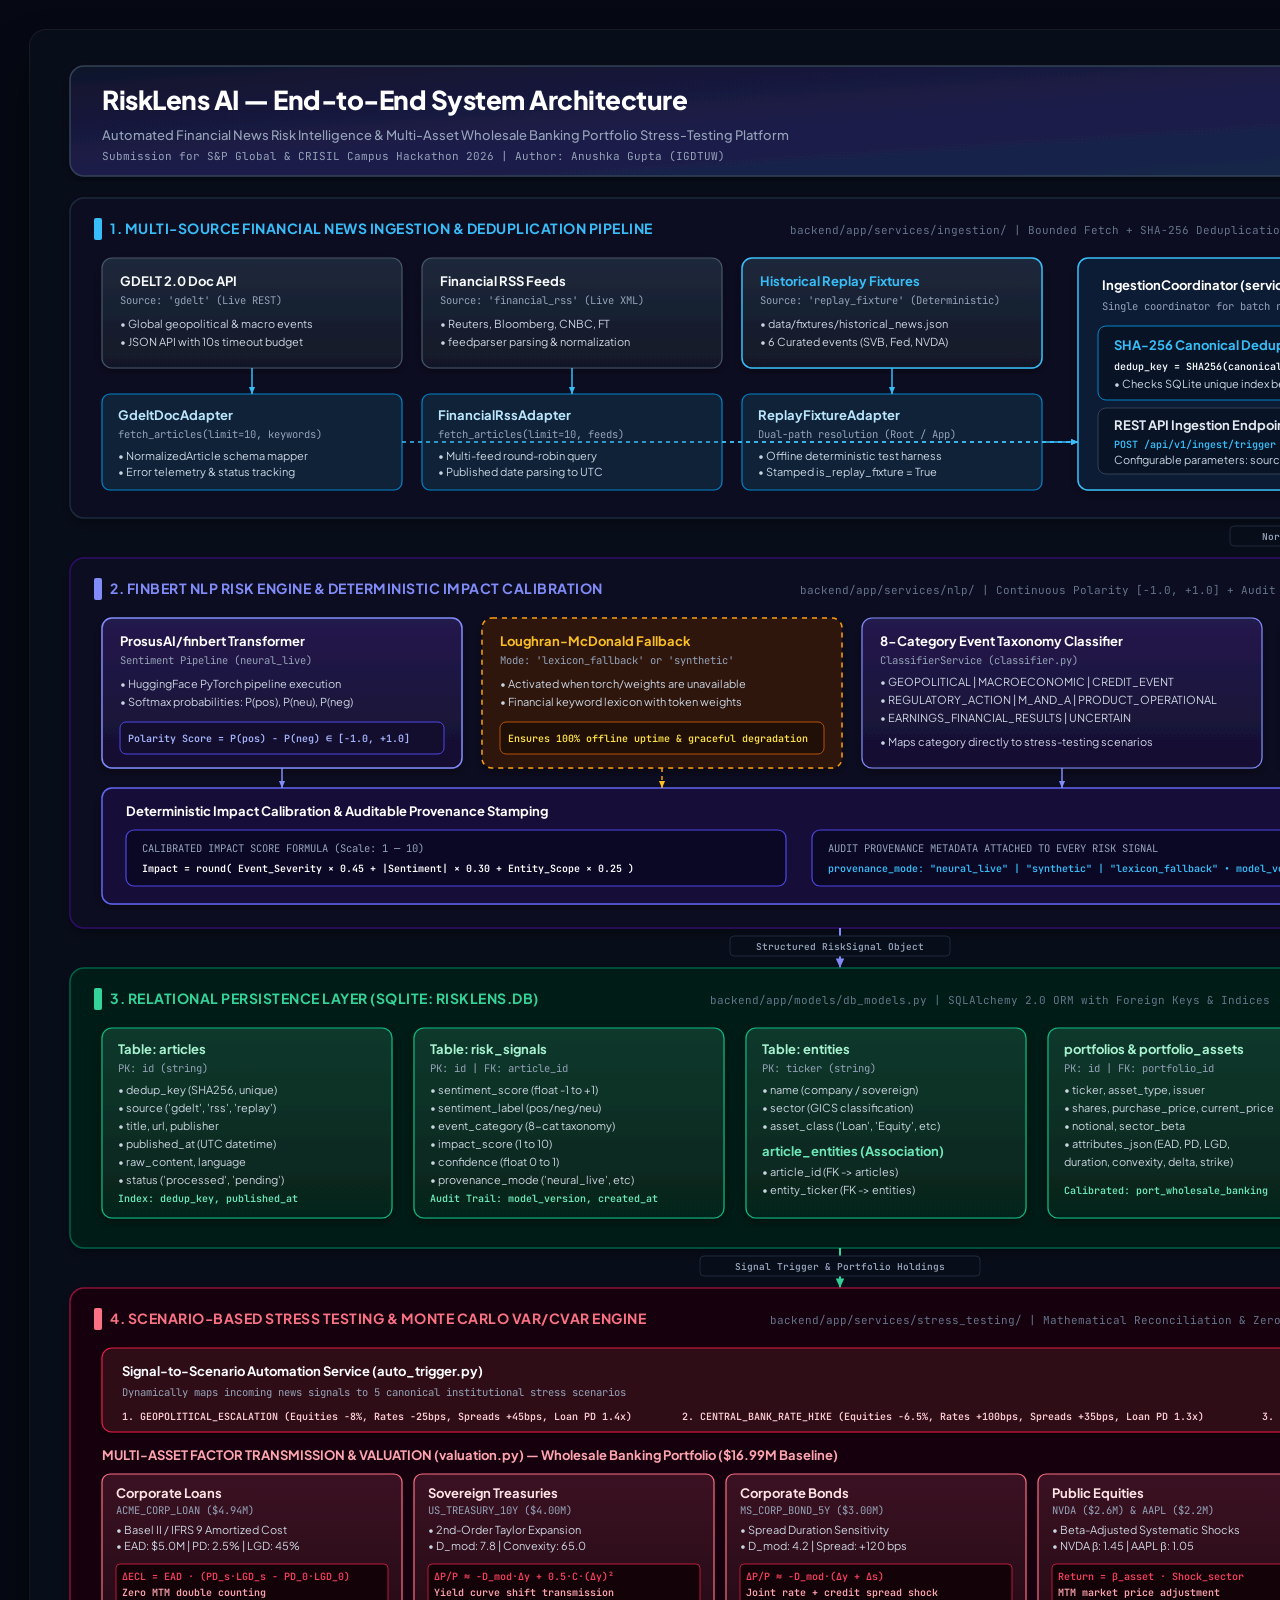
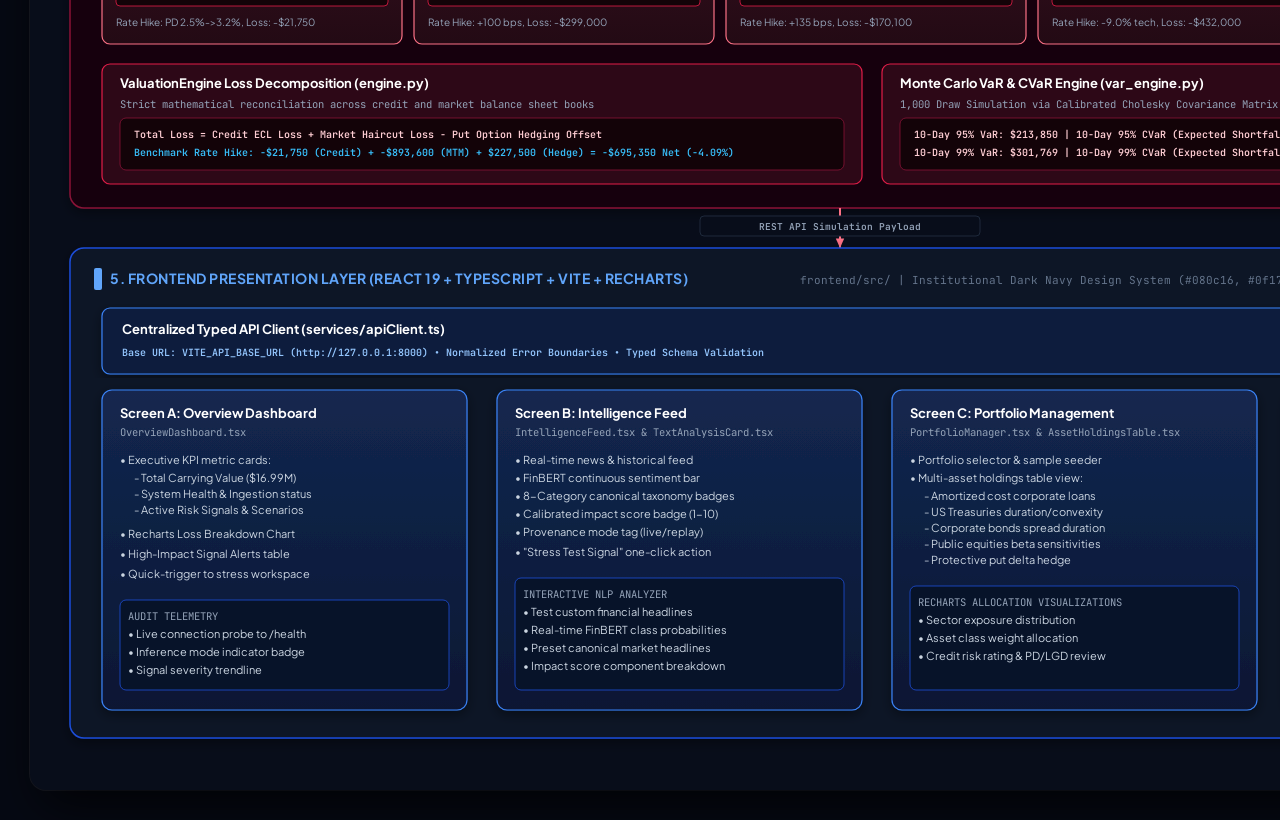
<file: docs/render_architecture.html>
<!DOCTYPE html>
<html lang="en">
<head>
  <meta charset="UTF-8">
  <title>RiskLens AI — System Architecture</title>
  <style>
    @import url('https://fonts.googleapis.com/css2?family=Plus+Jakarta+Sans:wght@400;500;600;700;800&family=JetBrains+Mono:wght@400;500;600;700&display=swap');
    
    * {
      box-sizing: border-box;
      margin: 0;
      padding: 0;
    }

    body {
      background: #060913;
      font-family: 'Plus Jakarta Sans', -apple-system, BlinkMacSystemFont, sans-serif;
      color: #f8fafc;
      display: flex;
      justify-content: center;
      align-items: flex-start;
      padding: 30px;
      min-width: 1760px;
    }

    svg {
      background: #080d1a;
      border-radius: 16px;
      box-shadow: 0 25px 50px -12px rgba(0, 0, 0, 0.8), 0 0 0 1px rgba(255, 255, 255, 0.08);
    }

    .title-text {
      font-family: 'Plus Jakarta Sans', sans-serif;
      font-weight: 800;
      fill: #ffffff;
      font-size: 26px;
      letter-spacing: -0.5px;
    }

    .subtitle-text {
      font-family: 'Plus Jakarta Sans', sans-serif;
      font-weight: 500;
      fill: #94a3b8;
      font-size: 13px;
    }

    .badge-text {
      font-family: 'JetBrains Mono', monospace;
      font-weight: 600;
      font-size: 11px;
      fill: #38bdf8;
    }

    .section-title {
      font-family: 'Plus Jakarta Sans', sans-serif;
      font-weight: 700;
      font-size: 14px;
      letter-spacing: 0.5px;
      text-transform: uppercase;
    }

    .card-title {
      font-family: 'Plus Jakarta Sans', sans-serif;
      font-weight: 700;
      font-size: 13px;
    }

    .card-subtitle {
      font-family: 'JetBrains Mono', monospace;
      font-size: 10.5px;
      fill: #94a3b8;
    }

    .card-detail {
      font-family: 'Plus Jakarta Sans', sans-serif;
      font-size: 11px;
      fill: #cbd5e1;
    }

    .formula-text {
      font-family: 'JetBrains Mono', monospace;
      font-size: 10px;
      font-weight: 600;
    }

    .connector-label {
      font-family: 'JetBrains Mono', monospace;
      font-size: 9.5px;
      font-weight: 600;
      fill: #94a3b8;
    }
  </style>
</head>
<body>

<svg width="1700" height="2360" viewBox="0 0 1700 2360" xmlns="http://www.w3.org/2000/svg">
  <defs>
    <!-- Gradients -->
    <linearGradient id="headerGrad" x1="0%" y1="0%" x2="100%" y2="100%">
      <stop offset="0%" stop-color="#0f172a" />
      <stop offset="50%" stop-color="#1e1b4b" />
      <stop offset="100%" stop-color="#0f2b48" />
    </linearGradient>

    <linearGradient id="cardBg" x1="0%" y1="0%" x2="0%" y2="100%">
      <stop offset="0%" stop-color="#131d31" />
      <stop offset="100%" stop-color="#0c1322" />
    </linearGradient>

    <linearGradient id="primaryCardBg" x1="0%" y1="0%" x2="0%" y2="100%">
      <stop offset="0%" stop-color="#1e293b" />
      <stop offset="100%" stop-color="#111827" />
    </linearGradient>

    <linearGradient id="nlpCardBg" x1="0%" y1="0%" x2="0%" y2="100%">
      <stop offset="0%" stop-color="#241a4e" />
      <stop offset="100%" stop-color="#150f30" />
    </linearGradient>

    <linearGradient id="dbCardBg" x1="0%" y1="0%" x2="0%" y2="100%">
      <stop offset="0%" stop-color="#0b382c" />
      <stop offset="100%" stop-color="#06241c" />
    </linearGradient>

    <linearGradient id="stressCardBg" x1="0%" y1="0%" x2="0%" y2="100%">
      <stop offset="0%" stop-color="#3b1122" />
      <stop offset="100%" stop-color="#230a14" />
    </linearGradient>

    <linearGradient id="frontendCardBg" x1="0%" y1="0%" x2="0%" y2="100%">
      <stop offset="0%" stop-color="#13274f" />
      <stop offset="100%" stop-color="#0a1733" />
    </linearGradient>

    <!-- Arrow Markers -->
    <marker id="arrow-blue" viewBox="0 0 10 10" refX="8" refY="5" markerWidth="6" markerHeight="6" orient="auto-start-reverse">
      <path d="M 0 1.5 L 8 5 L 0 8.5 z" fill="#38bdf8" />
    </marker>
    <marker id="arrow-indigo" viewBox="0 0 10 10" refX="8" refY="5" markerWidth="6" markerHeight="6" orient="auto-start-reverse">
      <path d="M 0 1.5 L 8 5 L 0 8.5 z" fill="#818cf8" />
    </marker>
    <marker id="arrow-amber" viewBox="0 0 10 10" refX="8" refY="5" markerWidth="6" markerHeight="6" orient="auto-start-reverse">
      <path d="M 0 1.5 L 8 5 L 0 8.5 z" fill="#fbbf24" />
    </marker>
    <marker id="arrow-emerald" viewBox="0 0 10 10" refX="8" refY="5" markerWidth="6" markerHeight="6" orient="auto-start-reverse">
      <path d="M 0 1.5 L 8 5 L 0 8.5 z" fill="#34d399" />
    </marker>
    <marker id="arrow-rose" viewBox="0 0 10 10" refX="8" refY="5" markerWidth="6" markerHeight="6" orient="auto-start-reverse">
      <path d="M 0 1.5 L 8 5 L 0 8.5 z" fill="#fb7185" />
    </marker>
    <marker id="arrow-gray" viewBox="0 0 10 10" refX="8" refY="5" markerWidth="6" markerHeight="6" orient="auto-start-reverse">
      <path d="M 0 1.5 L 8 5 L 0 8.5 z" fill="#64748b" />
    </marker>

    <!-- Drop Shadows -->
    <filter id="shadow" x="-5%" y="-5%" width="110%" height="110%">
      <feDropShadow dx="0" dy="4" stdDeviation="6" flood-color="#000000" flood-opacity="0.4" />
    </filter>
  </defs>

  <!-- ====================================================================== -->
  <!-- HEADER BANNER -->
  <!-- ====================================================================== -->
  <g transform="translate(40, 36)">
    <rect width="1620" height="110" rx="14" fill="url(#headerGrad)" stroke="#334155" stroke-width="1.5" filter="url(#shadow)" />
    
    <text x="32" y="44" class="title-text">RiskLens AI — End-to-End System Architecture</text>
    <text x="32" y="74" class="subtitle-text">Automated Financial News Risk Intelligence & Multi-Asset Wholesale Banking Portfolio Stress-Testing Platform</text>
    <text x="32" y="94" font-family="'JetBrains Mono', monospace" font-size="11" fill="#94a3b8">Submission for S&P Global & CRISIL Campus Hackathon 2026 | Author: Anushka Gupta (IGDTUW)</text>

    <!-- Header Badges -->
    <g transform="translate(1230, 24)">
      <rect width="170" height="28" rx="6" fill="#0284c7" opacity="0.3" stroke="#38bdf8" stroke-width="1.2" />
      <text x="85" y="18" text-anchor="middle" class="badge-text" fill="#38bdf8">FASTAPI + PYTORCH</text>

      <rect x="180" width="170" height="28" rx="6" fill="#4f46e5" opacity="0.3" stroke="#818cf8" stroke-width="1.2" />
      <text x="265" y="18" text-anchor="middle" class="badge-text" fill="#a5b4fc">REACT 19 + TYPESCRIPT</text>

      <rect y="36" width="350" height="28" rx="6" fill="#059669" opacity="0.25" stroke="#34d399" stroke-width="1.2" />
      <text x="175" y="54" text-anchor="middle" class="badge-text" fill="#6ee7b7">97 BACKEND TESTS PASSED (100%)</text>
    </g>
  </g>

  <!-- ====================================================================== -->
  <!-- TIER 1: INGESTION & DATA SOURCES -->
  <!-- ====================================================================== -->
  <g transform="translate(40, 168)">
    <!-- Container Box -->
    <rect width="1620" height="320" rx="14" fill="#091122" stroke="#1e293b" stroke-width="1.5" filter="url(#shadow)" />
    
    <!-- Section Label -->
    <rect x="24" y="20" width="8" height="22" rx="2" fill="#38bdf8" />
    <text x="40" y="36" class="section-title" fill="#38bdf8">1. Multi-Source Financial News Ingestion & Deduplication Pipeline</text>
    <text x="720" y="36" font-family="'JetBrains Mono', monospace" font-size="11" fill="#64748b">backend/app/services/ingestion/ | Bounded Fetch + SHA-256 Deduplication</text>

    <!-- Source 1: GDELT -->
    <g transform="translate(32, 60)">
      <rect width="300" height="110" rx="10" fill="url(#primaryCardBg)" stroke="#475569" stroke-width="1.2" filter="url(#shadow)" />
      <text x="18" y="28" class="card-title" fill="#f8fafc">GDELT 2.0 Doc API</text>
      <text x="18" y="46" class="card-subtitle">Source: 'gdelt' (Live REST)</text>
      <text x="18" y="70" class="card-detail">• Global geopolitical & macro events</text>
      <text x="18" y="88" class="card-detail">• JSON API with 10s timeout budget</text>
    </g>

    <!-- Source 2: Financial RSS -->
    <g transform="translate(352, 60)">
      <rect width="300" height="110" rx="10" fill="url(#primaryCardBg)" stroke="#475569" stroke-width="1.2" filter="url(#shadow)" />
      <text x="18" y="28" class="card-title" fill="#f8fafc">Financial RSS Feeds</text>
      <text x="18" y="46" class="card-subtitle">Source: 'financial_rss' (Live XML)</text>
      <text x="18" y="70" class="card-detail">• Reuters, Bloomberg, CNBC, FT</text>
      <text x="18" y="88" class="card-detail">• feedparser parsing & normalization</text>
    </g>

    <!-- Source 3: Replay Fixture -->
    <g transform="translate(672, 60)">
      <rect width="300" height="110" rx="10" fill="url(#primaryCardBg)" stroke="#38bdf8" stroke-width="1.5" filter="url(#shadow)" />
      <text x="18" y="28" class="card-title" fill="#38bdf8">Historical Replay Fixtures</text>
      <text x="18" y="46" class="card-subtitle">Source: 'replay_fixture' (Deterministic)</text>
      <text x="18" y="70" class="card-detail">• data/fixtures/historical_news.json</text>
      <text x="18" y="88" class="card-detail">• 6 Curated events (SVB, Fed, NVDA)</text>
    </g>

    <!-- Source Adapters -->
    <g transform="translate(32, 196)">
      <rect width="300" height="96" rx="8" fill="#0f2238" stroke="#0284c7" stroke-width="1.2" />
      <text x="16" y="26" class="card-title" fill="#bae6fd">GdeltDocAdapter</text>
      <text x="16" y="44" class="card-subtitle">fetch_articles(limit=10, keywords)</text>
      <text x="16" y="66" class="card-detail">• NormalizedArticle schema mapper</text>
      <text x="16" y="82" class="card-detail">• Error telemetry & status tracking</text>
    </g>

    <g transform="translate(352, 196)">
      <rect width="300" height="96" rx="8" fill="#0f2238" stroke="#0284c7" stroke-width="1.2" />
      <text x="16" y="26" class="card-title" fill="#bae6fd">FinancialRssAdapter</text>
      <text x="16" y="44" class="card-subtitle">fetch_articles(limit=10, feeds)</text>
      <text x="16" y="66" class="card-detail">• Multi-feed round-robin query</text>
      <text x="16" y="82" class="card-detail">• Published date parsing to UTC</text>
    </g>

    <g transform="translate(672, 196)">
      <rect width="300" height="96" rx="8" fill="#0f2238" stroke="#0284c7" stroke-width="1.2" />
      <text x="16" y="26" class="card-title" fill="#bae6fd">ReplayFixtureAdapter</text>
      <text x="16" y="44" class="card-subtitle">Dual-path resolution (Root / App)</text>
      <text x="16" y="66" class="card-detail">• Offline deterministic test harness</text>
      <text x="16" y="82" class="card-detail">• Stamped is_replay_fixture = True</text>
    </g>

    <!-- Ingestion Coordinator & Deduplication Box -->
    <g transform="translate(1008, 60)">
      <rect width="580" height="232" rx="10" fill="#0b1e36" stroke="#38bdf8" stroke-width="1.5" filter="url(#shadow)" />
      <text x="24" y="32" class="card-title" fill="#ffffff" font-size="15">IngestionCoordinator (service.py)</text>
      <text x="24" y="52" class="card-subtitle">Single coordinator for batch runs, deduplication & signal triggers</text>

      <!-- Subcard: Deduplication -->
      <g transform="translate(20, 68)">
        <rect width="540" height="74" rx="8" fill="#081426" stroke="#0284c7" stroke-width="1" />
        <text x="16" y="24" class="card-title" fill="#38bdf8">SHA-256 Canonical Deduplication Engine</text>
        <text x="16" y="44" class="formula-text" fill="#f1f5f9">dedup_key = SHA256(canonical_url + "|" + normalized_title + "|" + publisher)</text>
        <text x="16" y="62" class="card-detail">• Checks SQLite unique index before DB write; skipped duplicates increment telemetrics</text>
      </g>

      <!-- Subcard: API Controls -->
      <g transform="translate(20, 150)">
        <rect width="540" height="66" rx="8" fill="#081426" stroke="#334155" stroke-width="1" />
        <text x="16" y="22" class="card-title" fill="#e2e8f0">REST API Ingestion Endpoints (api/v1/ingestion.py)</text>
        <text x="16" y="40" class="formula-text" fill="#38bdf8">POST /api/v1/ingest/trigger  |  GET /api/v1/ingest/status  |  GET /api/v1/ingest/articles</text>
        <text x="16" y="56" class="card-detail">Configurable parameters: sources, keywords, limit_per_source (max 50), run_nlp (auto)</text>
      </g>
    </g>

    <!-- Connecting Arrows Ingestion -->
    <path d="M 182 170 L 182 196" stroke="#38bdf8" stroke-width="1.5" marker-end="url(#arrow-blue)" />
    <path d="M 502 170 L 502 196" stroke="#38bdf8" stroke-width="1.5" marker-end="url(#arrow-blue)" />
    <path d="M 822 170 L 822 196" stroke="#38bdf8" stroke-width="1.5" marker-end="url(#arrow-blue)" />

    <path d="M 332 244 L 1008 244" stroke="#38bdf8" stroke-width="1.5" stroke-dasharray="4 4" marker-end="url(#arrow-blue)" />
    <path d="M 652 244 L 1008 244" stroke="#38bdf8" stroke-width="1.5" stroke-dasharray="4 4" marker-end="url(#arrow-blue)" />
    <path d="M 972 244 L 1008 244" stroke="#38bdf8" stroke-width="1.5" marker-end="url(#arrow-blue)" />
  </g>

  <!-- Connect Tier 1 to Tier 2 & Tier 3 -->
  <path d="M 1298 488 L 1298 528" stroke="#38bdf8" stroke-width="2" marker-end="url(#arrow-blue)" />
  <rect x="1200" y="496" width="196" height="20" rx="4" fill="#080d1a" stroke="#1e293b" />
  <text x="1298" y="510" text-anchor="middle" class="connector-label" fill="#38bdf8">NormalizedArticle List</text>

  <!-- ====================================================================== -->
  <!-- TIER 2: NLP RISK INTELLIGENCE ENGINE -->
  <!-- ====================================================================== -->
  <g transform="translate(40, 528)">
    <rect width="1620" height="370" rx="14" fill="#0b0e24" stroke="#2e1065" stroke-width="1.5" filter="url(#shadow)" />
    
    <rect x="24" y="20" width="8" height="22" rx="2" fill="#818cf8" />
    <text x="40" y="36" class="section-title" fill="#818cf8">2. FinBERT NLP Risk Engine & Deterministic Impact Calibration</text>
    <text x="730" y="36" font-family="'JetBrains Mono', monospace" font-size="11" fill="#64748b">backend/app/services/nlp/ | Continuous Polarity [-1.0, +1.0] + Audit Provenance</text>

    <!-- Component 1: Primary FinBERT -->
    <g transform="translate(32, 60)">
      <rect width="360" height="150" rx="10" fill="url(#nlpCardBg)" stroke="#818cf8" stroke-width="1.5" filter="url(#shadow)" />
      <text x="18" y="28" class="card-title" fill="#ffffff">ProsusAI/finbert Transformer</text>
      <text x="18" y="46" class="card-subtitle">Sentiment Pipeline (neural_live)</text>
      <text x="18" y="70" class="card-detail">• HuggingFace PyTorch pipeline execution</text>
      <text x="18" y="88" class="card-detail">• Softmax probabilities: P(pos), P(neu), P(neg)</text>
      <rect x="18" y="104" width="324" height="32" rx="6" fill="#130e2e" stroke="#4f46e5" stroke-width="1" />
      <text x="26" y="124" class="formula-text" fill="#a5b4fc">Polarity Score = P(pos) - P(neg) ∈ [-1.0, +1.0]</text>
    </g>

    <!-- Component 2: Lexicon Fallback -->
    <g transform="translate(412, 60)">
      <rect width="360" height="150" rx="10" fill="#2d1508" stroke="#f59e0b" stroke-width="1.5" stroke-dasharray="5 5" filter="url(#shadow)" />
      <text x="18" y="28" class="card-title" fill="#fbbf24">Loughran-McDonald Fallback</text>
      <text x="18" y="46" class="card-subtitle" fill="#fde68a">Mode: 'lexicon_fallback' or 'synthetic'</text>
      <text x="18" y="70" class="card-detail">• Activated when torch/weights are unavailable</text>
      <text x="18" y="88" class="card-detail">• Financial keyword lexicon with token weights</text>
      <rect x="18" y="104" width="324" height="32" rx="6" fill="#1f0f06" stroke="#b45309" stroke-width="1" />
      <text x="26" y="124" class="formula-text" fill="#fde047">Ensures 100% offline uptime & graceful degradation</text>
    </g>

    <!-- Component 3: Event Classifier -->
    <g transform="translate(792, 60)">
      <rect width="400" height="150" rx="10" fill="url(#nlpCardBg)" stroke="#818cf8" stroke-width="1.2" filter="url(#shadow)" />
      <text x="18" y="28" class="card-title" fill="#ffffff">8-Category Event Taxonomy Classifier</text>
      <text x="18" y="46" class="card-subtitle">ClassifierService (classifier.py)</text>
      <text x="18" y="68" class="card-detail">• GEOPOLITICAL  |  MACROECONOMIC  |  CREDIT_EVENT</text>
      <text x="18" y="86" class="card-detail">• REGULATORY_ACTION  |  M_AND_A  |  PRODUCT_OPERATIONAL</text>
      <text x="18" y="104" class="card-detail">• EARNINGS_FINANCIAL_RESULTS  |  UNCERTAIN</text>
      <text x="18" y="128" class="card-detail" fill="#c7d2fe">• Maps category directly to stress-testing scenarios</text>
    </g>

    <!-- Component 4: Entity Resolver -->
    <g transform="translate(1212, 60)">
      <rect width="376" height="150" rx="10" fill="url(#nlpCardBg)" stroke="#818cf8" stroke-width="1.2" filter="url(#shadow)" />
      <text x="18" y="28" class="card-title" fill="#ffffff">Entity Resolution Engine</text>
      <text x="18" y="46" class="card-subtitle">EntityResolver (entity_resolver.py)</text>
      <text x="18" y="70" class="card-detail">• Institutional ticker regex matching</text>
      <text x="18" y="88" class="card-detail">• Resolves: AAPL, NVDA, MSFT, SIVBQ, etc.</text>
      <text x="18" y="106" class="card-detail">• Maps entities to economic sectors & portfolio</text>
      <text x="18" y="128" class="card-detail" fill="#c7d2fe">• Cross-referenced with database entities table</text>
    </g>

    <!-- Bottom Box: Impact Scorer & Provenance -->
    <g transform="translate(32, 230)">
      <rect width="1556" height="116" rx="10" fill="#131038" stroke="#6366f1" stroke-width="1.5" filter="url(#shadow)" />
      <text x="24" y="28" class="card-title" fill="#ffffff" font-size="14">Deterministic Impact Calibration & Auditable Provenance Stamping</text>
      
      <!-- Formula Display -->
      <g transform="translate(24, 42)">
        <rect width="660" height="56" rx="8" fill="#0b0826" stroke="#4f46e5" stroke-width="1.2" />
        <text x="16" y="22" class="card-subtitle" fill="#a5b4fc">CALIBRATED IMPACT SCORE FORMULA (Scale: 1 — 10)</text>
        <text x="16" y="42" class="formula-text" fill="#ffffff" font-size="12">Impact = round( Event_Severity × 0.45 + |Sentiment| × 0.30 + Entity_Scope × 0.25 )</text>
      </g>

      <!-- Provenance Display -->
      <g transform="translate(710, 42)">
        <rect width="820" height="56" rx="8" fill="#0b0826" stroke="#4f46e5" stroke-width="1.2" />
        <text x="16" y="22" class="card-subtitle" fill="#a5b4fc">AUDIT PROVENANCE METADATA ATTACHED TO EVERY RISK SIGNAL</text>
        <text x="16" y="42" class="formula-text" fill="#38bdf8">provenance_mode: "neural_live" | "synthetic" | "lexicon_fallback"  •  model_version: "ProsusAI/finbert"</text>
      </g>
    </g>

    <!-- Connectors inside NLP -->
    <path d="M 212 210 L 212 230" stroke="#818cf8" stroke-width="1.5" marker-end="url(#arrow-indigo)" />
    <path d="M 592 210 L 592 230" stroke="#f59e0b" stroke-width="1.5" stroke-dasharray="4 4" marker-end="url(#arrow-amber)" />
    <path d="M 992 210 L 992 230" stroke="#818cf8" stroke-width="1.5" marker-end="url(#arrow-indigo)" />
    <path d="M 1400 210 L 1400 230" stroke="#818cf8" stroke-width="1.5" marker-end="url(#arrow-indigo)" />
  </g>

  <!-- Connect Tier 2 to Tier 3 -->
  <path d="M 810 898 L 810 938" stroke="#818cf8" stroke-width="2" marker-end="url(#arrow-indigo)" />
  <rect x="700" y="906" width="220" height="20" rx="4" fill="#080d1a" stroke="#1e293b" />
  <text x="810" y="920" text-anchor="middle" class="connector-label" fill="#a5b4fc">Structured RiskSignal Object</text>

  <!-- ====================================================================== -->
  <!-- TIER 3: RELATIONAL PERSISTENCE (SQLite) -->
  <!-- ====================================================================== -->
  <g transform="translate(40, 938)">
    <rect width="1620" height="280" rx="14" fill="#051c14" stroke="#065f46" stroke-width="1.5" filter="url(#shadow)" />
    
    <rect x="24" y="20" width="8" height="22" rx="2" fill="#34d399" />
    <text x="40" y="36" class="section-title" fill="#34d399">3. Relational Persistence Layer (SQLite: risklens.db)</text>
    <text x="640" y="36" font-family="'JetBrains Mono', monospace" font-size="11" fill="#64748b">backend/app/models/db_models.py | SQLAlchemy 2.0 ORM with Foreign Keys & Indices</text>

    <!-- Table 1: articles -->
    <g transform="translate(32, 60)">
      <rect width="290" height="190" rx="10" fill="url(#dbCardBg)" stroke="#10b981" stroke-width="1.2" filter="url(#shadow)" />
      <text x="16" y="26" class="card-title" fill="#a7f3d0">Table: articles</text>
      <text x="16" y="44" class="card-subtitle">PK: id (string)</text>
      <text x="16" y="66" class="card-detail">• dedup_key (SHA256, unique)</text>
      <text x="16" y="84" class="card-detail">• source ('gdelt', 'rss', 'replay')</text>
      <text x="16" y="102" class="card-detail">• title, url, publisher</text>
      <text x="16" y="120" class="card-detail">• published_at (UTC datetime)</text>
      <text x="16" y="138" class="card-detail">• raw_content, language</text>
      <text x="16" y="156" class="card-detail">• status ('processed', 'pending')</text>
      <text x="16" y="174" class="formula-text" fill="#6ee7b7">Index: dedup_key, published_at</text>
    </g>

    <!-- Table 2: risk_signals -->
    <g transform="translate(344, 60)">
      <rect width="310" height="190" rx="10" fill="url(#dbCardBg)" stroke="#10b981" stroke-width="1.2" filter="url(#shadow)" />
      <text x="16" y="26" class="card-title" fill="#a7f3d0">Table: risk_signals</text>
      <text x="16" y="44" class="card-subtitle">PK: id | FK: article_id</text>
      <text x="16" y="66" class="card-detail">• sentiment_score (float -1 to +1)</text>
      <text x="16" y="84" class="card-detail">• sentiment_label (pos/neg/neu)</text>
      <text x="16" y="102" class="card-detail">• event_category (8-cat taxonomy)</text>
      <text x="16" y="120" class="card-detail">• impact_score (1 to 10)</text>
      <text x="16" y="138" class="card-detail">• confidence (float 0 to 1)</text>
      <text x="16" y="156" class="card-detail">• provenance_mode ('neural_live', etc)</text>
      <text x="16" y="174" class="formula-text" fill="#6ee7b7">Audit Trail: model_version, created_at</text>
    </g>

    <!-- Table 3: entities -->
    <g transform="translate(676, 60)">
      <rect width="280" height="190" rx="10" fill="url(#dbCardBg)" stroke="#10b981" stroke-width="1.2" filter="url(#shadow)" />
      <text x="16" y="26" class="card-title" fill="#a7f3d0">Table: entities</text>
      <text x="16" y="44" class="card-subtitle">PK: ticker (string)</text>
      <text x="16" y="66" class="card-detail">• name (company / sovereign)</text>
      <text x="16" y="84" class="card-detail">• sector (GICS classification)</text>
      <text x="16" y="102" class="card-detail">• asset_class ('Loan', 'Equity', etc)</text>
      <text x="16" y="128" class="card-title" fill="#6ee7b7">article_entities (Association)</text>
      <text x="16" y="148" class="card-detail">• article_id (FK -> articles)</text>
      <text x="16" y="166" class="card-detail">• entity_ticker (FK -> entities)</text>
    </g>

    <!-- Table 4: portfolios & assets -->
    <g transform="translate(978, 60)">
      <rect width="320" height="190" rx="10" fill="url(#dbCardBg)" stroke="#10b981" stroke-width="1.2" filter="url(#shadow)" />
      <text x="16" y="26" class="card-title" fill="#a7f3d0">portfolios & portfolio_assets</text>
      <text x="16" y="44" class="card-subtitle">PK: id | FK: portfolio_id</text>
      <text x="16" y="66" class="card-detail">• ticker, asset_type, issuer</text>
      <text x="16" y="84" class="card-detail">• shares, purchase_price, current_price</text>
      <text x="16" y="102" class="card-detail">• notional, sector_beta</text>
      <text x="16" y="120" class="card-detail">• attributes_json (EAD, PD, LGD,</text>
      <text x="16" y="138" class="card-detail">   duration, convexity, delta, strike)</text>
      <text x="16" y="166" class="formula-text" fill="#6ee7b7">Calibrated: port_wholesale_banking</text>
    </g>

    <!-- Table 5: stress_test_runs -->
    <g transform="translate(1320, 60)">
      <rect width="268" height="190" rx="10" fill="url(#dbCardBg)" stroke="#10b981" stroke-width="1.2" filter="url(#shadow)" />
      <text x="16" y="26" class="card-title" fill="#a7f3d0">stress_test_runs</text>
      <text x="16" y="44" class="card-subtitle">PK: id (run_id) | FK: portfolio_id</text>
      <text x="16" y="66" class="card-detail">• scenario_id, severity_multiplier</text>
      <text x="16" y="84" class="card-detail">• baseline_value, stressed_value</text>
      <text x="16" y="102" class="card-detail">• total_loss, credit_loss, market_loss</text>
      <text x="16" y="120" class="card-detail">• var_95, var_99, cvar_95, cvar_99</text>
      <text x="16" y="138" class="card-detail">• factor_shocks_json</text>
      <text x="16" y="156" class="card-detail">• asset_shocks_json</text>
      <text x="16" y="174" class="formula-text" fill="#6ee7b7">Immutable Audit Trail</text>
    </g>
  </g>

  <!-- Connect Tier 3 to Tier 4 -->
  <path d="M 810 1218 L 810 1258" stroke="#34d399" stroke-width="2" marker-end="url(#arrow-emerald)" />
  <rect x="670" y="1226" width="280" height="20" rx="4" fill="#080d1a" stroke="#1e293b" />
  <text x="810" y="1240" text-anchor="middle" class="connector-label" fill="#6ee7b7">Signal Trigger & Portfolio Holdings</text>

  <!-- ====================================================================== -->
  <!-- TIER 4: PORTFOLIO STRESS TESTING & RISK ENGINE -->
  <!-- ====================================================================== -->
  <g transform="translate(40, 1258)">
    <rect width="1620" height="520" rx="14" fill="#18040d" stroke="#881337" stroke-width="1.5" filter="url(#shadow)" />
    
    <rect x="24" y="20" width="8" height="22" rx="2" fill="#fb7185" />
    <text x="40" y="36" class="section-title" fill="#fb7185">4. Scenario-Based Stress Testing & Monte Carlo VaR/CVaR Engine</text>
    <text x="700" y="36" font-family="'JetBrains Mono', monospace" font-size="11" fill="#64748b">backend/app/services/stress_testing/ | Mathematical Reconciliation & Zero Loan Double Counting</text>

    <!-- Signal-to-Scenario Automation Box -->
    <g transform="translate(32, 60)">
      <rect width="1556" height="84" rx="10" fill="#2d0817" stroke="#e11d48" stroke-width="1.2" filter="url(#shadow)" />
      <text x="20" y="28" class="card-title" fill="#ffffff" font-size="14">Signal-to-Scenario Automation Service (auto_trigger.py)</text>
      <text x="20" y="48" class="card-subtitle" fill="#fda4af">Dynamically maps incoming news signals to 5 canonical institutional stress scenarios</text>

      <g transform="translate(20, 56)">
        <text x="0" y="16" class="formula-text" fill="#fecdd3">1. GEOPOLITICAL_ESCALATION (Equities -8%, Rates -25bps, Spreads +45bps, Loan PD 1.4x)</text>
        <text x="560" y="16" class="formula-text" fill="#fecdd3">2. CENTRAL_BANK_RATE_HIKE (Equities -6.5%, Rates +100bps, Spreads +35bps, Loan PD 1.3x)</text>
        <text x="1140" y="16" class="formula-text" fill="#fecdd3">3. CREDIT_EVENT_DEFAULT (Spreads +225bps, PD 3.5x)</text>
      </g>
    </g>

    <!-- Asset Repricing Multi-Asset Box -->
    <text x="32" y="172" class="card-title" fill="#fda4af" font-size="13">MULTI-ASSET FACTOR TRANSMISSION & VALUATION (valuation.py) — Wholesale Banking Portfolio ($16.99M Baseline)</text>

    <!-- Asset 1: Loans -->
    <g transform="translate(32, 186)">
      <rect width="300" height="170" rx="8" fill="url(#stressCardBg)" stroke="#fb7185" stroke-width="1.2" />
      <text x="14" y="24" class="card-title" fill="#ffe4e6">Corporate Loans</text>
      <text x="14" y="40" class="card-subtitle">ACME_CORP_LOAN ($4.94M)</text>
      <text x="14" y="60" class="card-detail">• Basel II / IFRS 9 Amortized Cost</text>
      <text x="14" y="76" class="card-detail">• EAD: $5.0M | PD: 2.5% | LGD: 45%</text>
      <rect x="14" y="90" width="272" height="42" rx="4" fill="#130308" stroke="#e11d48" stroke-width="0.8" />
      <text x="20" y="106" class="formula-text" fill="#f43f5e">ΔECL = EAD · (PD_s·LGD_s - PD_0·LGD_0)</text>
      <text x="20" y="122" class="formula-text" fill="#fda4af">Zero MTM double counting</text>
      <text x="14" y="152" font-size="10" fill="#94a3b8">Rate Hike: PD 2.5%->3.2%, Loss: -$21,750</text>
    </g>

    <!-- Asset 2: Sovereign Treasuries -->
    <g transform="translate(344, 186)">
      <rect width="300" height="170" rx="8" fill="url(#stressCardBg)" stroke="#fb7185" stroke-width="1.2" />
      <text x="14" y="24" class="card-title" fill="#ffe4e6">Sovereign Treasuries</text>
      <text x="14" y="40" class="card-subtitle">US_TREASURY_10Y ($4.00M)</text>
      <text x="14" y="60" class="card-detail">• 2nd-Order Taylor Expansion</text>
      <text x="14" y="76" class="card-detail">• D_mod: 7.8 | Convexity: 65.0</text>
      <rect x="14" y="90" width="272" height="42" rx="4" fill="#130308" stroke="#e11d48" stroke-width="0.8" />
      <text x="20" y="106" class="formula-text" fill="#f43f5e">ΔP/P ≈ -D_mod·Δy + 0.5·C·(Δy)²</text>
      <text x="20" y="122" class="formula-text" fill="#fda4af">Yield curve shift transmission</text>
      <text x="14" y="152" font-size="10" fill="#94a3b8">Rate Hike: +100 bps, Loss: -$299,000</text>
    </g>

    <!-- Asset 3: Corporate Bonds -->
    <g transform="translate(656, 186)">
      <rect width="300" height="170" rx="8" fill="url(#stressCardBg)" stroke="#fb7185" stroke-width="1.2" />
      <text x="14" y="24" class="card-title" fill="#ffe4e6">Corporate Bonds</text>
      <text x="14" y="40" class="card-subtitle">MS_CORP_BOND_5Y ($3.00M)</text>
      <text x="14" y="60" class="card-detail">• Spread Duration Sensitivity</text>
      <text x="14" y="76" class="card-detail">• D_mod: 4.2 | Spread: +120 bps</text>
      <rect x="14" y="90" width="272" height="42" rx="4" fill="#130308" stroke="#e11d48" stroke-width="0.8" />
      <text x="20" y="106" class="formula-text" fill="#f43f5e">ΔP/P ≈ -D_mod·(Δy + Δs)</text>
      <text x="20" y="122" class="formula-text" fill="#fda4af">Joint rate + credit spread shock</text>
      <text x="14" y="152" font-size="10" fill="#94a3b8">Rate Hike: +135 bps, Loss: -$170,100</text>
    </g>

    <!-- Asset 4: Public Equities -->
    <g transform="translate(968, 186)">
      <rect width="310" height="170" rx="8" fill="url(#stressCardBg)" stroke="#fb7185" stroke-width="1.2" />
      <text x="14" y="24" class="card-title" fill="#ffe4e6">Public Equities</text>
      <text x="14" y="40" class="card-subtitle">NVDA ($2.6M) & AAPL ($2.2M)</text>
      <text x="14" y="60" class="card-detail">• Beta-Adjusted Systematic Shocks</text>
      <text x="14" y="76" class="card-detail">• NVDA β: 1.45 | AAPL β: 1.05</text>
      <rect x="14" y="90" width="282" height="42" rx="4" fill="#130308" stroke="#e11d48" stroke-width="0.8" />
      <text x="20" y="106" class="formula-text" fill="#f43f5e">Return = β_asset · Shock_sector</text>
      <text x="20" y="122" class="formula-text" fill="#fda4af">MTM market price adjustment</text>
      <text x="14" y="152" font-size="10" fill="#94a3b8">Rate Hike: -9.0% tech, Loss: -$432,000</text>
    </g>

    <!-- Asset 5: Put Hedge -->
    <g transform="translate(1290, 186)">
      <rect width="298" height="170" rx="8" fill="url(#stressCardBg)" stroke="#34d399" stroke-width="1.5" />
      <text x="14" y="24" class="card-title" fill="#6ee7b7">Protective Put Option Hedge</text>
      <text x="14" y="40" class="card-subtitle">SPX_PUT_HEDGE ($250k Premium)</text>
      <text x="14" y="60" class="card-detail">• Underlying Notional Decoupling</text>
      <text x="14" y="76" class="card-detail">• Notional: $10M | Delta: -0.35</text>
      <rect x="14" y="90" width="270" height="42" rx="4" fill="#042017" stroke="#10b981" stroke-width="0.8" />
      <text x="20" y="106" class="formula-text" fill="#34d399">ΔV ≈ Δ · (ΔS/S) · Notional_und</text>
      <text x="20" y="122" class="formula-text" fill="#6ee7b7">Buffers equity downside losses</text>
      <text x="14" y="152" font-size="10" fill="#6ee7b7">Rate Hike: +$227,500 HEDGE GAIN</text>
    </g>

    <!-- Bottom Box: Valuation Engine & Monte Carlo VaR -->
    <g transform="translate(32, 376)">
      <rect width="760" height="120" rx="8" fill="#2d0817" stroke="#e11d48" stroke-width="1.2" />
      <text x="18" y="24" class="card-title" fill="#ffffff">ValuationEngine Loss Decomposition (engine.py)</text>
      <text x="18" y="44" class="card-subtitle" fill="#fda4af">Strict mathematical reconciliation across credit and market balance sheet books</text>
      <g transform="translate(18, 54)">
        <rect width="724" height="52" rx="6" fill="#130308" stroke="#881337" stroke-width="0.8" />
        <text x="14" y="20" class="formula-text" fill="#fecdd3">Total Loss = Credit ECL Loss + Market Haircut Loss - Put Option Hedging Offset</text>
        <text x="14" y="38" class="formula-text" fill="#38bdf8">Benchmark Rate Hike: -$21,750 (Credit) + -$893,600 (MTM) + $227,500 (Hedge) = -$695,350 Net (-4.09%)</text>
      </g>
    </g>

    <g transform="translate(812, 376)">
      <rect width="776" height="120" rx="8" fill="#2d0817" stroke="#e11d48" stroke-width="1.2" />
      <text x="18" y="24" class="card-title" fill="#ffffff">Monte Carlo VaR & CVaR Engine (var_engine.py)</text>
      <text x="18" y="44" class="card-subtitle" fill="#fda4af">1,000 Draw Simulation via Calibrated Cholesky Covariance Matrix</text>
      <g transform="translate(18, 54)">
        <rect width="740" height="52" rx="6" fill="#130308" stroke="#881337" stroke-width="0.8" />
        <text x="14" y="20" class="formula-text" fill="#fecdd3">10-Day 95% VaR: $213,850  |  10-Day 95% CVaR (Expected Shortfall): $274,916</text>
        <text x="14" y="38" class="formula-text" fill="#fecdd3">10-Day 99% VaR: $301,769  |  10-Day 99% CVaR (Expected Shortfall): $359,089</text>
      </g>
    </g>
  </g>

  <!-- Connect Tier 4 to Tier 5 -->
  <path d="M 810 1778 L 810 1818" stroke="#fb7185" stroke-width="2" marker-end="url(#arrow-rose)" />
  <rect x="670" y="1786" width="280" height="20" rx="4" fill="#080d1a" stroke="#1e293b" />
  <text x="810" y="1800" text-anchor="middle" class="connector-label" fill="#fda4af">REST API Simulation Payload</text>

  <!-- ====================================================================== -->
  <!-- TIER 5: FRONTEND PRESENTATION LAYER (React 19 + TypeScript) -->
  <!-- ====================================================================== -->
  <g transform="translate(40, 1818)">
    <rect width="1620" height="490" rx="14" fill="#071228" stroke="#1d4ed8" stroke-width="1.5" filter="url(#shadow)" />
    
    <rect x="24" y="20" width="8" height="22" rx="2" fill="#60a5fa" />
    <text x="40" y="36" class="section-title" fill="#60a5fa">5. Frontend Presentation Layer (React 19 + TypeScript + Vite + Recharts)</text>
    <text x="730" y="36" font-family="'JetBrains Mono', monospace" font-size="11" fill="#64748b">frontend/src/ | Institutional Dark Navy Design System (#080c16, #0f172a, #1e293b)</text>

    <!-- Centralized API Client Box -->
    <g transform="translate(32, 60)">
      <rect width="1556" height="66" rx="8" fill="#0c1d3d" stroke="#3b82f6" stroke-width="1.2" filter="url(#shadow)" />
      <text x="20" y="26" class="card-title" fill="#ffffff">Centralized Typed API Client (services/apiClient.ts)</text>
      <text x="20" y="48" class="formula-text" fill="#93c5fd">Base URL: VITE_API_BASE_URL (http://127.0.0.1:8000)  •  Normalized Error Boundaries  •  Typed Schema Validation</text>
    </g>

    <!-- Screen A: Overview Dashboard -->
    <g transform="translate(32, 142)">
      <rect width="365" height="320" rx="10" fill="url(#frontendCardBg)" stroke="#3b82f6" stroke-width="1.2" filter="url(#shadow)" />
      <text x="18" y="28" class="card-title" fill="#ffffff">Screen A: Overview Dashboard</text>
      <text x="18" y="46" class="card-subtitle">OverviewDashboard.tsx</text>
      <text x="18" y="74" class="card-detail">• Executive KPI metric cards:</text>
      <text x="32" y="92" class="card-detail">- Total Carrying Value ($16.99M)</text>
      <text x="32" y="108" class="card-detail">- System Health & Ingestion status</text>
      <text x="32" y="124" class="card-detail">- Active Risk Signals & Scenarios</text>
      <text x="18" y="148" class="card-detail">• Recharts Loss Breakdown Chart</text>
      <text x="18" y="168" class="card-detail">• High-Impact Signal Alerts table</text>
      <text x="18" y="188" class="card-detail">• Quick-trigger to stress workspace</text>
      <rect x="18" y="210" width="329" height="90" rx="6" fill="#071329" stroke="#1d4ed8" stroke-width="0.8" />
      <text x="26" y="230" class="card-subtitle" fill="#93c5fd">AUDIT TELEMETRY</text>
      <text x="26" y="248" class="card-detail">• Live connection probe to /health</text>
      <text x="26" y="266" class="card-detail">• Inference mode indicator badge</text>
      <text x="26" y="284" class="card-detail">• Signal severity trendline</text>
    </g>

    <!-- Screen B: Intelligence Feed -->
    <g transform="translate(427, 142)">
      <rect width="365" height="320" rx="10" fill="url(#frontendCardBg)" stroke="#3b82f6" stroke-width="1.2" filter="url(#shadow)" />
      <text x="18" y="28" class="card-title" fill="#ffffff">Screen B: Intelligence Feed</text>
      <text x="18" y="46" class="card-subtitle">IntelligenceFeed.tsx & TextAnalysisCard.tsx</text>
      <text x="18" y="74" class="card-detail">• Real-time news & historical feed</text>
      <text x="18" y="92" class="card-detail">• FinBERT continuous sentiment bar</text>
      <text x="18" y="110" class="card-detail">• 8-Category canonical taxonomy badges</text>
      <text x="18" y="128" class="card-detail">• Calibrated impact score badge (1-10)</text>
      <text x="18" y="146" class="card-detail">• Provenance mode tag (live/replay)</text>
      <text x="18" y="166" class="card-detail">• "Stress Test Signal" one-click action</text>
      <rect x="18" y="188" width="329" height="112" rx="6" fill="#071329" stroke="#1d4ed8" stroke-width="0.8" />
      <text x="26" y="208" class="card-subtitle" fill="#93c5fd">INTERACTIVE NLP ANALYZER</text>
      <text x="26" y="226" class="card-detail">• Test custom financial headlines</text>
      <text x="26" y="244" class="card-detail">• Real-time FinBERT class probabilities</text>
      <text x="26" y="262" class="card-detail">• Preset canonical market headlines</text>
      <text x="26" y="280" class="card-detail">• Impact score component breakdown</text>
    </g>

    <!-- Screen C: Portfolio Manager -->
    <g transform="translate(822, 142)">
      <rect width="365" height="320" rx="10" fill="url(#frontendCardBg)" stroke="#3b82f6" stroke-width="1.2" filter="url(#shadow)" />
      <text x="18" y="28" class="card-title" fill="#ffffff">Screen C: Portfolio Management</text>
      <text x="18" y="46" class="card-subtitle">PortfolioManager.tsx & AssetHoldingsTable.tsx</text>
      <text x="18" y="74" class="card-detail">• Portfolio selector & sample seeder</text>
      <text x="18" y="92" class="card-detail">• Multi-asset holdings table view:</text>
      <text x="32" y="110" class="card-detail">- Amortized cost corporate loans</text>
      <text x="32" y="126" class="card-detail">- US Treasuries duration/convexity</text>
      <text x="32" y="142" class="card-detail">- Corporate bonds spread duration</text>
      <text x="32" y="158" class="card-detail">- Public equities beta sensitivities</text>
      <text x="32" y="174" class="card-detail">- Protective put delta hedge</text>
      <rect x="18" y="196" width="329" height="104" rx="6" fill="#071329" stroke="#1d4ed8" stroke-width="0.8" />
      <text x="26" y="216" class="card-subtitle" fill="#93c5fd">RECHARTS ALLOCATION VISUALIZATIONS</text>
      <text x="26" y="234" class="card-detail">• Sector exposure distribution</text>
      <text x="26" y="252" class="card-detail">• Asset class weight allocation</text>
      <text x="26" y="270" class="card-detail">• Credit risk rating & PD/LGD review</text>
    </g>

    <!-- Screen D: Stress Testing Workspace -->
    <g transform="translate(1217, 142)">
      <rect width="371" height="320" rx="10" fill="url(#frontendCardBg)" stroke="#3b82f6" stroke-width="1.2" filter="url(#shadow)" />
      <text x="18" y="28" class="card-title" fill="#ffffff">Screen D: Stress Testing Workspace</text>
      <text x="18" y="46" class="card-subtitle">StressTestingWorkspace.tsx</text>
      <text x="18" y="74" class="card-detail">• Signal-to-Scenario Trigger Banner</text>
      <text x="18" y="92" class="card-detail">• 5 Canonical scenario selectors</text>
      <text x="18" y="110" class="card-detail">• Severity slider (0.5x to 2.5x)</text>
      <text x="18" y="128" class="card-detail">• Monte Carlo draw selector (1,000 draws)</text>
      <text x="18" y="146" class="card-detail">• Reconciled Asset Shock Table</text>
      <text x="18" y="164" class="card-detail">• 10-day 95% & 99% VaR/CVaR cards</text>
      <rect x="18" y="184" width="335" height="116" rx="6" fill="#071329" stroke="#1d4ed8" stroke-width="0.8" />
      <text x="26" y="204" class="card-subtitle" fill="#93c5fd">IMMUTABLE RUN AUDIT TRAIL</text>
      <text x="26" y="222" class="card-detail">• Historical run comparison table</text>
      <text x="26" y="240" class="card-detail">• "Inspect Run" factor snapshot reload</text>
      <text x="26" y="258" class="card-detail">• Green hedging gain offsets vs red loss</text>
      <text x="26" y="276" class="card-detail">• Mathematical balance sheet audit</text>
    </g>
  </g>

</svg>

</body>
</html>
</file>
